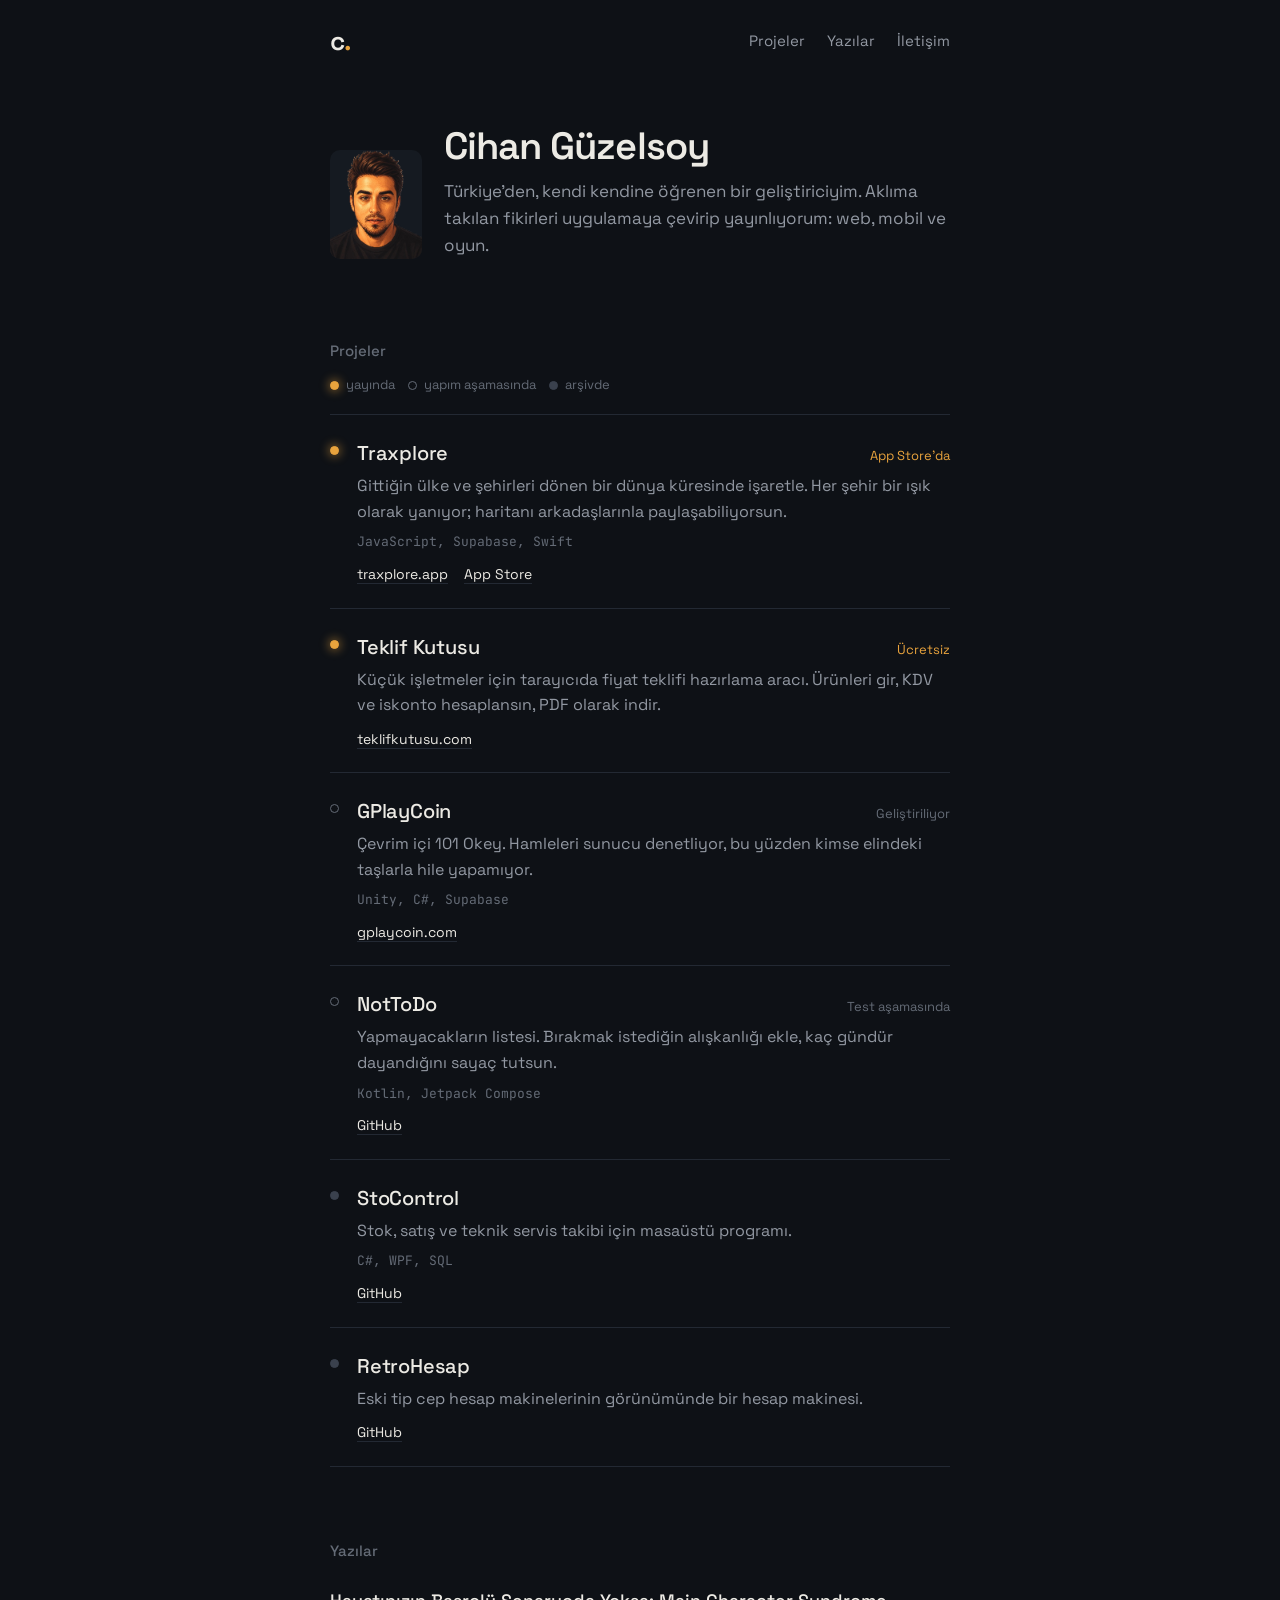
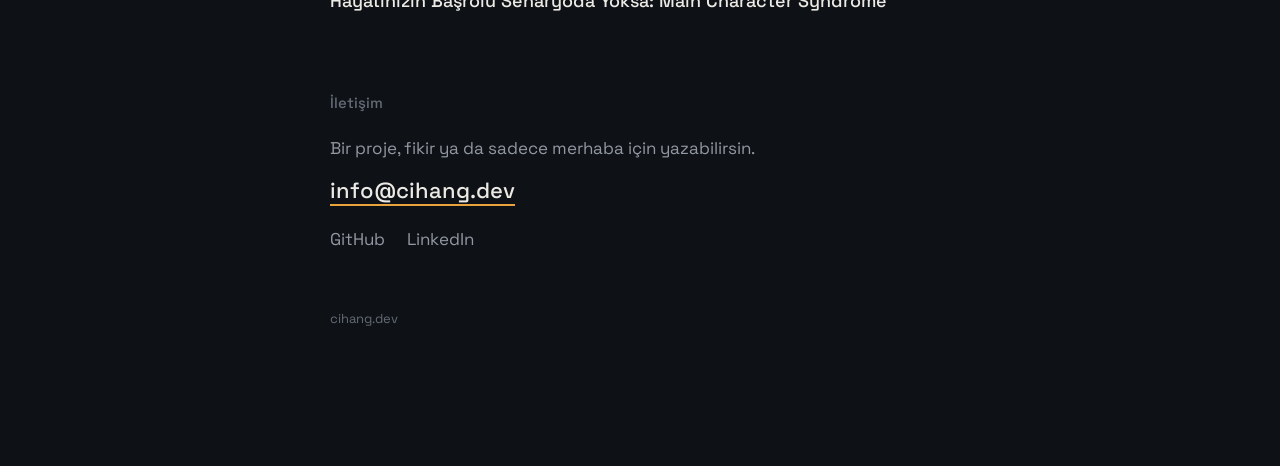
<file: index.html>
<!DOCTYPE html>
<html lang="tr">
<head>
    <meta charset="UTF-8">
    <meta name="viewport" content="width=device-width, initial-scale=1.0">
    <title>Cihan Güzelsoy</title>
    <meta name="description" content="Kendi kendine öğrenen geliştirici. Yaptığım projeler ve yazılar.">
    <meta name="theme-color" content="#0E1116">
    <meta property="og:title" content="Cihan Güzelsoy">
    <meta property="og:description" content="Kendi kendine öğrenen geliştirici. Yaptığım projeler ve yazılar.">
    <meta property="og:url" content="https://cihang.dev/">
    <meta property="og:type" content="website">
    <link rel="icon" href="favicon.svg" type="image/svg+xml">
    <link rel="icon" href="favicon.ico" sizes="any">
    <link rel="apple-touch-icon" href="apple-touch-icon.png">
    <link rel="preconnect" href="https://fonts.googleapis.com">
    <link rel="preconnect" href="https://fonts.gstatic.com" crossorigin>
    <link href="https://fonts.googleapis.com/css2?family=Space+Grotesk:wght@400;500;600&family=JetBrains+Mono:wght@400&display=swap" rel="stylesheet">
    <link rel="stylesheet" href="style.css">
</head>
<body>
    <div class="sayfa">
        <nav class="ust">
            <a href="/" class="logo" aria-label="Ana sayfa">c<span>.</span></a>
            <div class="menu">
                <a href="#projeler">Projeler</a>
                <a href="#yazilar">Yazılar</a>
                <a href="#iletisim">İletişim</a>
            </div>
        </nav>

        <header class="tanitim">
            <img src="idle.png" alt="Cihan Güzelsoy" class="foto" width="458" height="545">
            <div>
                <h1>Cihan Güzelsoy</h1>
                <p>Türkiye'den, kendi kendine öğrenen bir geliştiriciyim. Aklıma takılan fikirleri uygulamaya çevirip yayınlıyorum: web, mobil ve oyun.</p>
            </div>
        </header>

        <section id="projeler">
            <h2>Projeler</h2>
            <p class="aciklama"><span class="isik yanik" aria-hidden="true"></span> yayında &nbsp; <span class="isik" aria-hidden="true"></span> yapım aşamasında &nbsp; <span class="isik arsiv" aria-hidden="true"></span> arşivde</p>

            <ul class="projeler">
                <li class="proje">
                    <span class="isik yanik" aria-hidden="true"></span>
                    <div class="govde">
                        <div class="baslik">
                            <a href="https://traxplore.app" target="_blank" rel="noopener">Traxplore</a>
                            <span class="durum">App Store'da</span>
                        </div>
                        <p>Gittiğin ülke ve şehirleri dönen bir dünya küresinde işaretle. Her şehir bir ışık olarak yanıyor; haritanı arkadaşlarınla paylaşabiliyorsun.</p>
                        <p class="teknik">JavaScript, Supabase, Swift</p>
                        <div class="baglantilar">
                            <a href="https://traxplore.app" target="_blank" rel="noopener">traxplore.app</a>
                            <a href="https://apps.apple.com/us/app/traxplore/id6816380035" target="_blank" rel="noopener">App Store</a>
                        </div>
                    </div>
                </li>

                <li class="proje">
                    <span class="isik yanik" aria-hidden="true"></span>
                    <div class="govde">
                        <div class="baslik">
                            <a href="https://teklifkutusu.com" target="_blank" rel="noopener">Teklif Kutusu</a>
                            <span class="durum">Ücretsiz</span>
                        </div>
                        <p>Küçük işletmeler için tarayıcıda fiyat teklifi hazırlama aracı. Ürünleri gir, KDV ve iskonto hesaplansın, PDF olarak indir.</p>
                        <div class="baglantilar">
                            <a href="https://teklifkutusu.com" target="_blank" rel="noopener">teklifkutusu.com</a>
                        </div>
                    </div>
                </li>

                <li class="proje">
                    <span class="isik" aria-hidden="true"></span>
                    <div class="govde">
                        <div class="baslik">
                            <a href="https://gplaycoin.com" target="_blank" rel="noopener">GPlayCoin</a>
                            <span class="durum">Geliştiriliyor</span>
                        </div>
                        <p>Çevrim içi 101 Okey. Hamleleri sunucu denetliyor, bu yüzden kimse elindeki taşlarla hile yapamıyor.</p>
                        <p class="teknik">Unity, C#, Supabase</p>
                        <div class="baglantilar">
                            <a href="https://gplaycoin.com" target="_blank" rel="noopener">gplaycoin.com</a>
                        </div>
                    </div>
                </li>

                <li class="proje">
                    <span class="isik" aria-hidden="true"></span>
                    <div class="govde">
                        <div class="baslik">
                            <a href="https://github.com/ZinkFreud/NotToDoList" target="_blank" rel="noopener">NotToDo</a>
                            <span class="durum">Test aşamasında</span>
                        </div>
                        <p>Yapmayacakların listesi. Bırakmak istediğin alışkanlığı ekle, kaç gündür dayandığını sayaç tutsun.</p>
                        <p class="teknik">Kotlin, Jetpack Compose</p>
                        <div class="baglantilar">
                            <a href="https://github.com/ZinkFreud/NotToDoList" target="_blank" rel="noopener">GitHub</a>
                        </div>
                    </div>
                </li>

                <li class="proje">
                    <span class="isik arsiv" aria-hidden="true"></span>
                    <div class="govde">
                        <div class="baslik">
                            <a href="https://github.com/ZinkFreud/StoControl" target="_blank" rel="noopener">StoControl</a>
                        </div>
                        <p>Stok, satış ve teknik servis takibi için masaüstü programı.</p>
                        <p class="teknik">C#, WPF, SQL</p>
                        <div class="baglantilar">
                            <a href="https://github.com/ZinkFreud/StoControl" target="_blank" rel="noopener">GitHub</a>
                        </div>
                    </div>
                </li>

                <li class="proje">
                    <span class="isik arsiv" aria-hidden="true"></span>
                    <div class="govde">
                        <div class="baslik">
                            <a href="https://github.com/ZinkFreud/RetroHesapMakinesi" target="_blank" rel="noopener">RetroHesap</a>
                        </div>
                        <p>Eski tip cep hesap makinelerinin görünümünde bir hesap makinesi.</p>
                        <div class="baglantilar">
                            <a href="https://github.com/ZinkFreud/RetroHesapMakinesi" target="_blank" rel="noopener">GitHub</a>
                        </div>
                    </div>
                </li>
            </ul>
        </section>

        <section id="yazilar">
            <h2>Yazılar</h2>
            <ul class="yazilar">
                <li><a href="main-character.html">Hayatınızın Başrolü Senaryoda Yoksa: Main Character Syndrome</a></li>
            </ul>
        </section>

        <footer id="iletisim">
            <h2>İletişim</h2>
            <p>Bir proje, fikir ya da sadece merhaba için yazabilirsin.</p>
            <a class="eposta" href="mailto:info@cihang.dev">info@cihang.dev</a>
            <div class="sosyal">
                <a href="https://github.com/ZinkFreud" target="_blank" rel="noopener">GitHub</a>
                
                <a href="https://www.linkedin.com/in/cihan-güzelsoy/" target="_blank" rel="noopener">LinkedIn</a>
            </div>
            <p class="alt">cihang.dev</p>
        </footer>
    </div>
</body>
</html>
</file>
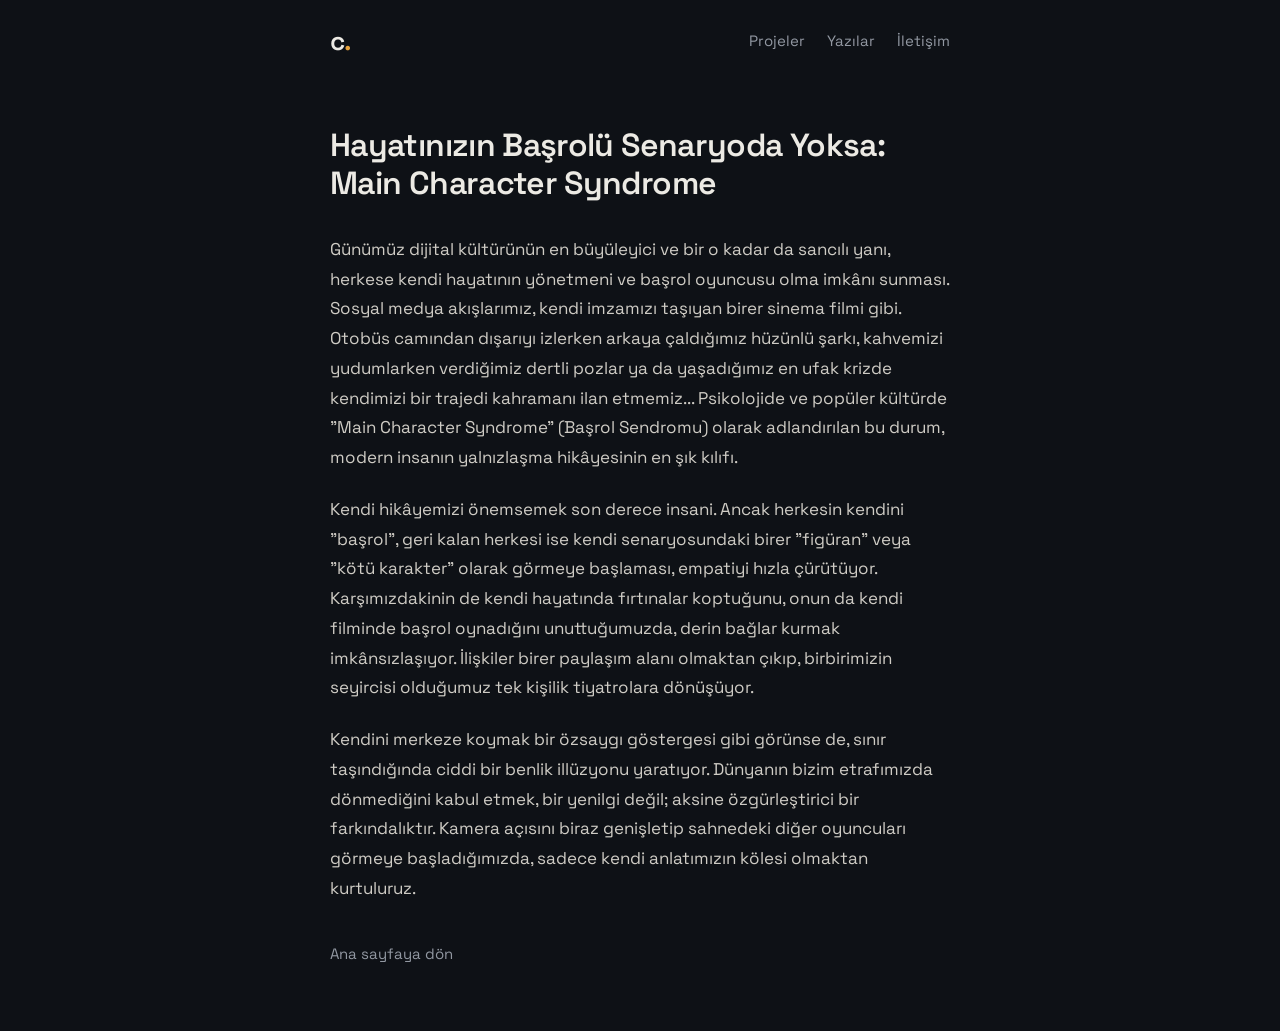
<file: main-character.html>
<!DOCTYPE html>
<html lang="tr">
<head>
    <meta charset="UTF-8">
    <meta name="viewport" content="width=device-width, initial-scale=1.0">
    <title>Hayatınızın Başrolü Senaryoda Yoksa · Cihan Güzelsoy</title>
    <meta name="theme-color" content="#0E1116">
    <link rel="icon" href="favicon.svg" type="image/svg+xml">
    <link rel="icon" href="favicon.ico" sizes="any">
    <link rel="apple-touch-icon" href="apple-touch-icon.png">
    <link href="https://fonts.googleapis.com/css2?family=Space+Grotesk:wght@400;500;600&family=JetBrains+Mono:wght@400&display=swap" rel="stylesheet">
    <link rel="stylesheet" href="style.css">
</head>
<body>
    <div class="sayfa">
        <nav class="ust">
            <a href="/" class="logo" aria-label="Ana sayfa">c<span>.</span></a>
            <div class="menu">
                <a href="/#projeler">Projeler</a>
                <a href="/#yazilar">Yazılar</a>
                <a href="/#iletisim">İletişim</a>
            </div>
        </nav>
        <article>

            <h1 class="yazi-baslik">Hayatınızın Başrolü Senaryoda Yoksa: Main Character Syndrome</h1>

            <p>Günümüz dijital kültürünün en büyüleyici ve bir o kadar da sancılı yanı, herkese kendi hayatının yönetmeni ve başrol oyuncusu olma imkânı sunması. Sosyal medya akışlarımız, kendi imzamızı taşıyan birer sinema filmi gibi. Otobüs camından dışarıyı izlerken arkaya çaldığımız hüzünlü şarkı, kahvemizi yudumlarken verdiğimiz dertli pozlar ya da yaşadığımız en ufak krizde kendimizi bir trajedi kahramanı ilan etmemiz... Psikolojide ve popüler kültürde "Main Character Syndrome" (Başrol Sendromu) olarak adlandırılan bu durum, modern insanın yalnızlaşma hikâyesinin en şık kılıfı.</p>

            <p>Kendi hikâyemizi önemsemek son derece insani. Ancak herkesin kendini "başrol", geri kalan herkesi ise kendi senaryosundaki birer "figüran" veya "kötü karakter" olarak görmeye başlaması, empatiyi hızla çürütüyor. Karşımızdakinin de kendi hayatında fırtınalar koptuğunu, onun da kendi filminde başrol oynadığını unuttuğumuzda, derin bağlar kurmak imkânsızlaşıyor. İlişkiler birer paylaşım alanı olmaktan çıkıp, birbirimizin seyircisi olduğumuz tek kişilik tiyatrolara dönüşüyor.</p>

            <p>Kendini merkeze koymak bir özsaygı göstergesi gibi görünse de, sınır taşındığında ciddi bir benlik illüzyonu yaratıyor. Dünyanın bizim etrafımızda dönmediğini kabul etmek, bir yenilgi değil; aksine özgürleştirici bir farkındalıktır. Kamera açısını biraz genişletip sahnedeki diğer oyuncuları görmeye başladığımızda, sadece kendi anlatımızın kölesi olmaktan kurtuluruz.</p>
            <a href="/" class="geri">Ana sayfaya dön</a>
        </article>
    </div>
</body>
</html>
</file>
<file: style.css>
:root {
    --zemin: #0E1116;
    --yuzey: #151A21;
    --cizgi: #232933;
    --yazi: #ECEAE4;
    --soluk: #9298A2;
    --silik: #646B76;
    --kehribar: #E8A33D;
    --govde-font: "Space Grotesk", system-ui, sans-serif;
    --kod-font: "JetBrains Mono", ui-monospace, monospace;
}

* { margin: 0; padding: 0; box-sizing: border-box; }

html { scroll-behavior: smooth; }

body {
    background: var(--zemin);
    color: var(--yazi);
    font-family: var(--govde-font);
    font-size: 17px;
    line-height: 1.6;
    -webkit-font-smoothing: antialiased;
}

a { color: inherit; }

a:focus-visible {
    outline: 2px solid var(--kehribar);
    outline-offset: 3px;
    border-radius: 2px;
}

.sayfa {
    max-width: 660px;
    margin: 0 auto;
    padding: 28px 20px 64px;
}

/* Üst şerit */
.ust {
    display: flex;
    align-items: center;
    justify-content: space-between;
    margin-bottom: 72px;
}

.logo {
    font-size: 26px;
    font-weight: 600;
    line-height: 1;
    text-decoration: none;
    letter-spacing: -0.02em;
}

.logo span { color: var(--kehribar); }

.menu { display: flex; gap: 22px; }

.menu a {
    color: var(--soluk);
    text-decoration: none;
    font-size: 15px;
    transition: color .15s;
}

.menu a:hover { color: var(--yazi); }

/* Tanıtım */
.tanitim {
    display: flex;
    gap: 22px;
    align-items: flex-end;
    margin-bottom: 80px;
}

.foto {
    width: 92px;
    height: auto;
    flex-shrink: 0;
    border-radius: 10px;
    background: var(--yuzey);
}

.tanitim h1 {
    font-size: 38px;
    font-weight: 600;
    line-height: 1.1;
    letter-spacing: -0.025em;
    margin-bottom: 10px;
}

.tanitim p {
    color: var(--soluk);
    max-width: 46ch;
}

/* Bölümler */
section, footer { margin-bottom: 72px; }

h2 {
    font-size: 15px;
    font-weight: 500;
    color: var(--silik);
    margin-bottom: 20px;
}

ul { list-style: none; }

/* Işıklar: yanık = yayında, sönük = yapım aşamasında */
.isik {
    display: inline-block;
    width: 9px;
    height: 9px;
    border-radius: 50%;
    border: 1.5px solid var(--silik);
    flex-shrink: 0;
}

.isik.yanik {
    background: var(--kehribar);
    border-color: var(--kehribar);
    box-shadow: 0 0 10px 2px rgba(232, 163, 61, .45);
}

.isik.arsiv {
    background: #3A414D;
    border-color: #3A414D;
}

.aciklama {
    font-size: 13px;
    color: var(--silik);
    margin: -8px 0 18px;
    display: flex;
    align-items: center;
    gap: 7px;
}

/* Projeler */
.proje {
    display: flex;
    gap: 18px;
    padding: 22px 0;
    border-top: 1px solid var(--cizgi);
}

.proje:last-child { border-bottom: 1px solid var(--cizgi); }

.proje > .isik { margin-top: 9px; }

.govde { flex: 1; min-width: 0; }

.baslik {
    display: flex;
    align-items: baseline;
    justify-content: space-between;
    gap: 12px;
    margin-bottom: 4px;
}

.baslik a {
    font-size: 20px;
    font-weight: 500;
    text-decoration: none;
    letter-spacing: -0.01em;
}

.baslik a:hover { color: var(--kehribar); }

.durum {
    font-size: 13px;
    color: var(--silik);
    white-space: nowrap;
}

.proje .isik.yanik ~ .govde .durum { color: var(--kehribar); }

.govde > p {
    color: var(--soluk);
    font-size: 16px;
}

.govde > p.teknik {
    font-family: var(--kod-font);
    font-size: 13px;
    color: var(--silik);
    margin-top: 8px;
}

.baglantilar {
    display: flex;
    flex-wrap: wrap;
    gap: 16px;
    margin-top: 10px;
}

.baglantilar a {
    font-size: 14px;
    color: var(--yazi);
    text-decoration: underline;
    text-decoration-color: var(--cizgi);
    text-underline-offset: 4px;
    transition: text-decoration-color .15s;
}

.baglantilar a:hover { text-decoration-color: var(--kehribar); }

/* Yazılar */
.yazilar li a {
    display: block;
    font-size: 18px;
    font-weight: 500;
    text-decoration: none;
    padding: 4px 0;
}

.yazilar li a:hover { color: var(--kehribar); }

/* İletişim */
footer p { color: var(--soluk); }

.eposta {
    display: inline-block;
    font-size: 22px;
    font-weight: 500;
    margin: 10px 0 18px;
    text-decoration: underline;
    text-decoration-color: var(--kehribar);
    text-underline-offset: 6px;
    word-break: break-all;
}

.sosyal { display: flex; gap: 22px; }

.sosyal a {
    color: var(--soluk);
    text-decoration: none;
}

.sosyal a:hover { color: var(--yazi); }

footer .alt {
    margin-top: 56px;
    font-size: 13px;
    color: var(--silik);
}

/* Yazı sayfası */
.geri {
    display: inline-block;
    color: var(--soluk);
    text-decoration: none;
    font-size: 15px;
    margin-top: 16px;
}

.geri:hover { color: var(--yazi); }

.yazi-baslik {
    font-size: 32px;
    font-weight: 600;
    line-height: 1.2;
    letter-spacing: -0.02em;
    margin-bottom: 32px;
}

article p {
    color: #CFCCC5;
    margin-bottom: 22px;
    line-height: 1.75;
}

@media (max-width: 520px) {
    body { font-size: 16px; }
    .ust { margin-bottom: 48px; }
    .menu { gap: 16px; }
    .tanitim { flex-direction: column; align-items: flex-start; gap: 18px; margin-bottom: 60px; }
    .foto { width: 76px; }
    .tanitim h1 { font-size: 32px; }
    .yazi-baslik { font-size: 26px; }
}

@media (prefers-reduced-motion: reduce) {
    html { scroll-behavior: auto; }
    * { transition: none !important; }
}
</file>
